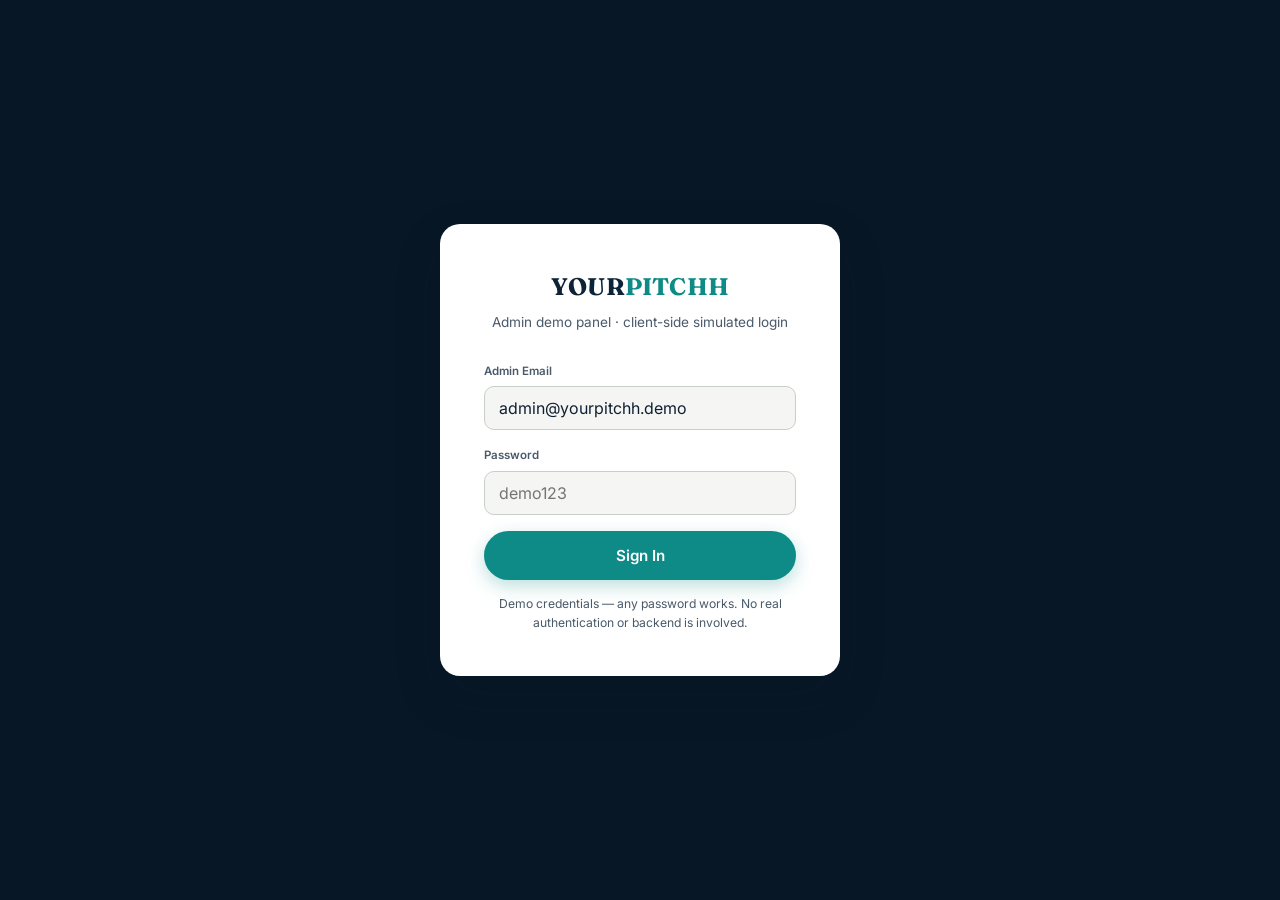
<file: admin.html>
<!DOCTYPE html>
<html lang="en">
<head>
<meta charset="UTF-8">
<meta name="viewport" content="width=device-width, initial-scale=1.0">
<title>Admin Demo | YourPitchh</title>
<meta name="robots" content="noindex">
<link rel="icon" href="data:image/svg+xml,<svg xmlns=%22http://www.w3.org/2000/svg%22 viewBox=%220 0 100 100%22><text y=%22.9em%22 font-size=%2290%22>🧭</text></svg>">
<link rel="stylesheet" href="style.css">
</head>
<body>

<!-- ===== LOGIN VIEW ===== -->
<div class="login-wrap" id="login-view">
  <div class="login-card">
    <a href="index.html" class="brand">YOUR<span style="color:var(--teal-500);">PITCHH</span></a>
    <p class="hint">Admin demo panel · client-side simulated login</p>
    <form id="login-form" novalidate>
      <div class="field"><label>Admin Email</label><input type="email" id="admin-email" value="admin@yourpitchh.demo" required></div>
      <div class="field"><label>Password</label><input type="password" id="admin-password" placeholder="demo123" required></div>
      <button type="submit" class="btn btn-primary btn-block">Sign In</button>
      <p style="font-size:.76rem; color:var(--text-soft); margin-top:14px; text-align:center;">Demo credentials — any password works. No real authentication or backend is involved.</p>
    </form>
  </div>
</div>

<!-- ===== ADMIN SHELL ===== -->
<div class="admin-shell" id="admin-shell" style="display:none;">
  <aside class="admin-sidebar">
    <a href="index.html" class="brand">YOUR<span style="color:var(--teal-300);">PITCHH</span></a>
    <nav class="admin-nav">
      <a href="#" data-panel="dashboard" class="active">📊 Dashboard</a>
      <a href="#" data-panel="jobs">💼 Jobs</a>
      <a href="#" data-panel="applications">📄 Applications</a>
      <a href="#" data-panel="candidates">👥 Candidates</a>
      <a href="#" data-panel="employers">🏢 Employers</a>
      <a href="#" data-panel="reviews">⭐ Reviews</a>
      <a href="#" data-panel="enquiries">✉️ Enquiries</a>
    </nav>
    <button class="logout" id="logout-btn">↩ Sign Out</button>
  </aside>

  <main class="admin-main">
    <!-- DASHBOARD -->
    <section class="admin-panel active" id="panel-dashboard">
      <div class="admin-topbar"><h1>Dashboard</h1><span style="font-size:.8rem; color:var(--text-soft);">Simulated data via localStorage</span></div>
      <div class="dash-stats">
        <div class="dash-card"><b data-stat="totalJobs">0</b><span>Total Jobs</span></div>
        <div class="dash-card"><b data-stat="totalApps">0</b><span>Total Applications</span></div>
        <div class="dash-card"><b data-stat="totalCandidates">0</b><span>Candidates</span></div>
        <div class="dash-card"><b data-stat="totalEmployers">0</b><span>Employers</span></div>
        <div class="dash-card"><b data-stat="pendingApps">0</b><span>Pending Applications</span></div>
      </div>
    </section>

    <!-- JOBS -->
    <section class="admin-panel" id="panel-jobs">
      <div class="admin-topbar"><h1>Jobs</h1><button class="btn btn-primary btn-sm" id="add-job-btn">+ Add Job</button></div>
      <div class="table-wrap"><table>
        <thead><tr><th>Title</th><th>Company</th><th>Location</th><th>Type</th><th>Posted</th><th>Action</th></tr></thead>
        <tbody data-jobs-table></tbody>
      </table></div>
    </section>

    <!-- APPLICATIONS -->
    <section class="admin-panel" id="panel-applications">
      <div class="admin-topbar"><h1>Applications</h1></div>
      <div class="table-wrap"><table>
        <thead><tr><th>Candidate</th><th>Job</th><th>Applied</th><th>Status</th><th>Action</th></tr></thead>
        <tbody data-applications-table></tbody>
      </table></div>
    </section>

    <!-- CANDIDATES -->
    <section class="admin-panel" id="panel-candidates">
      <div class="admin-topbar"><h1>Candidates</h1></div>
      <div class="table-wrap"><table>
        <thead><tr><th>Name</th><th>Applied Job</th><th>Status</th></tr></thead>
        <tbody data-candidates-table></tbody>
      </table></div>
    </section>

    <!-- EMPLOYERS -->
    <section class="admin-panel" id="panel-employers">
      <div class="admin-topbar"><h1>Employers</h1></div>
      <div class="table-wrap"><table>
        <thead><tr><th>Company</th><th>Job Posted</th><th>Contact Email</th></tr></thead>
        <tbody data-employers-table></tbody>
      </table></div>
    </section>

    <!-- REVIEWS -->
    <section class="admin-panel" id="panel-reviews">
      <div class="admin-topbar"><h1>Reviews</h1></div>
      <div class="table-wrap"><table>
        <thead><tr><th>Name</th><th>Rating</th><th>Date</th><th>Review</th></tr></thead>
        <tbody data-reviews-table></tbody>
      </table></div>
    </section>

    <!-- ENQUIRIES -->
    <section class="admin-panel" id="panel-enquiries">
      <div class="admin-topbar"><h1>Enquiries</h1></div>
      <div class="table-wrap"><table>
        <thead><tr><th>Name</th><th>Type</th><th>Phone</th><th>Message</th></tr></thead>
        <tbody data-enquiries-table></tbody>
      </table></div>
    </section>
  </main>
</div>

<!-- Add/Edit Job Modal -->
<div class="modal-overlay" id="job-form-modal">
  <div class="modal" role="dialog" aria-modal="true">
    <button class="modal-close" aria-label="Close">✕</button>
    <h3 id="job-form-title">Add Job</h3>
    <form id="admin-job-form" novalidate>
      <input type="hidden" name="id">
      <div class="field-row">
        <div class="field"><label>Job Title</label><input type="text" name="title" required></div>
        <div class="field"><label>Company</label><input type="text" name="company" required></div>
      </div>
      <div class="field-row">
        <div class="field"><label>Location</label><input type="text" name="location" required></div>
        <div class="field"><label>Job Type</label>
          <select name="type" required><option>Full Time</option><option>Part Time</option><option>Contract</option><option>Internship</option></select>
        </div>
      </div>
      <div class="field-row">
        <div class="field"><label>Experience</label><input type="text" name="experience" required></div>
        <div class="field"><label>Salary</label><input type="text" name="salary"></div>
      </div>
      <div class="field"><label>Skills (comma separated)</label><input type="text" name="skills" required></div>
      <div class="field"><label>Description</label><textarea name="description" rows="3" required></textarea></div>
      <button type="submit" class="btn btn-primary btn-block">Save Job</button>
    </form>
  </div>
</div>

<script src="script.js"></script>
<script>
(function(){
  "use strict";
  const store = window.ypStore;

  const loginView = document.getElementById("login-view");
  const shell = document.getElementById("admin-shell");

  function isAuthed(){ return sessionStorage.getItem("yp_admin_auth") === "1"; }
  function showShell(){ loginView.style.display = "none"; shell.style.display = "flex"; renderAll(); }
  function showLogin(){ loginView.style.display = "flex"; shell.style.display = "none"; }

  if (isAuthed()) showShell(); else showLogin();

  document.getElementById("login-form").addEventListener("submit", function(e){
    e.preventDefault();
    sessionStorage.setItem("yp_admin_auth", "1");
    ypToast("Signed in to admin demo", "success");
    showShell();
  });
  document.getElementById("logout-btn").addEventListener("click", function(){
    sessionStorage.removeItem("yp_admin_auth");
    showLogin();
  });

  // Panel navigation
  document.querySelectorAll(".admin-nav a").forEach(function(link){
    link.addEventListener("click", function(e){
      e.preventDefault();
      document.querySelectorAll(".admin-nav a").forEach(a => a.classList.remove("active"));
      link.classList.add("active");
      const panel = link.getAttribute("data-panel");
      document.querySelectorAll(".admin-panel").forEach(p => p.classList.remove("active"));
      document.getElementById("panel-" + panel).classList.add("active");
    });
  });

  function esc(str){ const d = document.createElement("div"); d.textContent = str == null ? "" : String(str); return d.innerHTML; }
  function fmtDate(str){ try { return new Date(str).toLocaleDateString("en-IN", {day:"numeric", month:"short", year:"numeric"}); } catch(e){ return str || "—"; } }

  function renderAll(){
    const seedJobs = window.ypGetAllJobs ? window.ypGetAllJobs() : [];
    const postedJobs = store.get("yp_posted_jobs", []);
    const applications = store.get("yp_applications", []);
    const enquiries = store.get("yp_enquiries", []);
    const reviews = [
      {name:"Harshith Kumar EV", rating:5, date:"2023-11-02", text:"Very positive experience — professional, responsive and supportive team."},
      {name:"Monisha J Nisha", rating:5, date:"2023-09-18", text:"Great experience! Helped secure a job within just 2 days."},
      {name:"Demo Reviewer", rating:4, date:"2023-07-04", text:"Sample review placeholder for the prototype."}
    ];

    // Stats
    document.querySelector('[data-stat="totalJobs"]').textContent = seedJobs.length;
    document.querySelector('[data-stat="totalApps"]').textContent = applications.length;
    document.querySelector('[data-stat="totalCandidates"]').textContent = new Set(applications.map(a => a.email || a.fullName)).size || applications.length;
    document.querySelector('[data-stat="totalEmployers"]').textContent = postedJobs.length;
    document.querySelector('[data-stat="pendingApps"]').textContent = applications.filter(a => a.status === "Applied").length;

    // Jobs table
    document.querySelector("[data-jobs-table]").innerHTML = seedJobs.map(j => `
      <tr>
        <td>${esc(j.title)}</td><td>${esc(j.company)}</td><td>${esc(j.location)}</td><td>${esc(j.type)}</td>
        <td>${fmtDate(j.posted)}</td>
        <td class="row-actions">
          <button class="icon-btn" data-edit-job="${j.id}" title="Edit">✎</button>
          <button class="icon-btn danger" data-delete-job="${j.id}" title="Delete">✕</button>
        </td>
      </tr>`).join("") || `<tr><td colspan="6" style="color:var(--text-soft);">No jobs yet.</td></tr>`;

    document.querySelectorAll("[data-delete-job]").forEach(btn => {
      btn.addEventListener("click", () => {
        const id = btn.getAttribute("data-delete-job");
        let posted = store.get("yp_posted_jobs", []);
        if (posted.some(j => j.id === id)) {
          posted = posted.filter(j => j.id !== id);
          store.set("yp_posted_jobs", posted);
          ypToast("Job deleted", "success");
          renderAll();
        } else {
          ypToast("Seed demo jobs can't be deleted, only posted jobs can.", "error");
        }
      });
    });
    document.querySelectorAll("[data-edit-job]").forEach(btn => {
      btn.addEventListener("click", () => {
        const id = btn.getAttribute("data-edit-job");
        const job = seedJobs.find(j => j.id === id);
        if (!job) return;
        const form = document.getElementById("admin-job-form");
        form.id.value = job.id;
        form.title.value = job.title;
        form.company.value = job.company;
        form.location.value = job.location;
        form.type.value = job.type;
        form.experience.value = job.experience;
        form.salary.value = job.salary;
        form.skills.value = job.skills.join(", ");
        form.description.value = job.description;
        document.getElementById("job-form-title").textContent = "Edit Job";
        ypOpenModal(document.getElementById("job-form-modal"));
      });
    });

    // Applications table
    document.querySelector("[data-applications-table]").innerHTML = applications.map((a, i) => `
      <tr>
        <td>${esc(a.fullName || "—")}</td><td>${esc(a.jobTitle || "—")}</td><td>${fmtDate(a.appliedOn)}</td>
        <td><span class="status-pill status-${(a.status||"Applied").replace(/\s+/g,"")}">${esc(a.status||"Applied")}</span></td>
        <td>
          <select data-app-status="${i}" style="padding:6px 10px; border-radius:8px; border:1px solid var(--border-strong); background:var(--bg);">
            <option${a.status==="Applied"?" selected":""}>Applied</option>
            <option${a.status==="Under Review"?" selected":""}>Under Review</option>
            <option${a.status==="Interview Scheduled"?" selected":""}>Interview Scheduled</option>
            <option${a.status==="Selected"?" selected":""}>Selected</option>
            <option${a.status==="Rejected"?" selected":""}>Rejected</option>
          </select>
        </td>
      </tr>`).join("") || `<tr><td colspan="5" style="color:var(--text-soft);">No applications submitted yet in this browser.</td></tr>`;

    document.querySelectorAll("[data-app-status]").forEach(sel => {
      sel.addEventListener("change", () => {
        const idx = parseInt(sel.getAttribute("data-app-status"));
        const apps = store.get("yp_applications", []);
        apps[idx].status = sel.value;
        store.set("yp_applications", apps);
        ypToast("Application status updated", "success");
        renderAll();
      });
    });

    // Candidates (derived from applications)
    document.querySelector("[data-candidates-table]").innerHTML = applications.map(a => `
      <tr><td>${esc(a.fullName || "—")}</td><td>${esc(a.jobTitle || "—")}</td>
      <td><span class="status-pill status-${(a.status||"Applied").replace(/\s+/g,"")}">${esc(a.status||"Applied")}</span></td></tr>
    `).join("") || `<tr><td colspan="3" style="color:var(--text-soft);">No candidate applications yet in this browser.</td></tr>`;

    // Employers (derived from posted jobs)
    document.querySelector("[data-employers-table]").innerHTML = postedJobs.map(j => `
      <tr><td>${esc(j.company)}</td><td>${esc(j.title)}</td><td>${esc(j.contactEmail || "—")}</td></tr>
    `).join("") || `<tr><td colspan="3" style="color:var(--text-soft);">No employer job posts yet in this browser.</td></tr>`;

    // Reviews (static demo)
    document.querySelector("[data-reviews-table]").innerHTML = reviews.map(r => `
      <tr><td>${esc(r.name)}</td><td>${"★".repeat(r.rating)}</td><td>${fmtDate(r.date)}</td><td style="white-space:normal; max-width:340px;">${esc(r.text)}</td></tr>
    `).join("");

    // Enquiries
    document.querySelector("[data-enquiries-table]").innerHTML = enquiries.map(e => `
      <tr><td>${esc(e.name)}</td><td>${esc(e.enquiryType)}</td><td>${esc(e.phone)}</td><td style="white-space:normal; max-width:320px;">${esc(e.message)}</td></tr>
    `).join("") || `<tr><td colspan="4" style="color:var(--text-soft);">No enquiries submitted yet in this browser.</td></tr>`;
  }

  document.getElementById("add-job-btn").addEventListener("click", () => {
    const form = document.getElementById("admin-job-form");
    form.reset();
    form.id.value = "";
    document.getElementById("job-form-title").textContent = "Add Job";
    ypOpenModal(document.getElementById("job-form-modal"));
  });

  document.getElementById("admin-job-form").addEventListener("submit", (e) => {
    e.preventDefault();
    const form = e.target;
    const data = Object.fromEntries(new FormData(form).entries());
    let posted = store.get("yp_posted_jobs", []);
    if (data.id) {
      posted = posted.map(j => j.id === data.id ? {
        ...j, title:data.title, company:data.company, location:data.location, type:data.type,
        experience:data.experience, salary:data.salary, skills:data.skills.split(",").map(s=>s.trim()).filter(Boolean),
        description:data.description
      } : j);
      ypToast("Job updated", "success");
    } else {
      posted.unshift({
        id: "posted-" + Date.now(), title:data.title, company:data.company, location:data.location, type:data.type,
        category:"General", experience:data.experience, salary:data.salary || "To be discussed",
        posted:new Date().toISOString().slice(0,10),
        skills:data.skills.split(",").map(s=>s.trim()).filter(Boolean),
        description:data.description,
        responsibilities:["Details to be shared during the interview process."],
        requirements:["As discussed with the hiring team."],
        benefits:["To be confirmed by employer."],
        demo:true
      });
      ypToast("Job added successfully", "success");
    }
    store.set("yp_posted_jobs", posted);
    ypCloseModal(document.getElementById("job-form-modal"));
    renderAll();
  });
})();
</script>
</body>
</html>
</file>
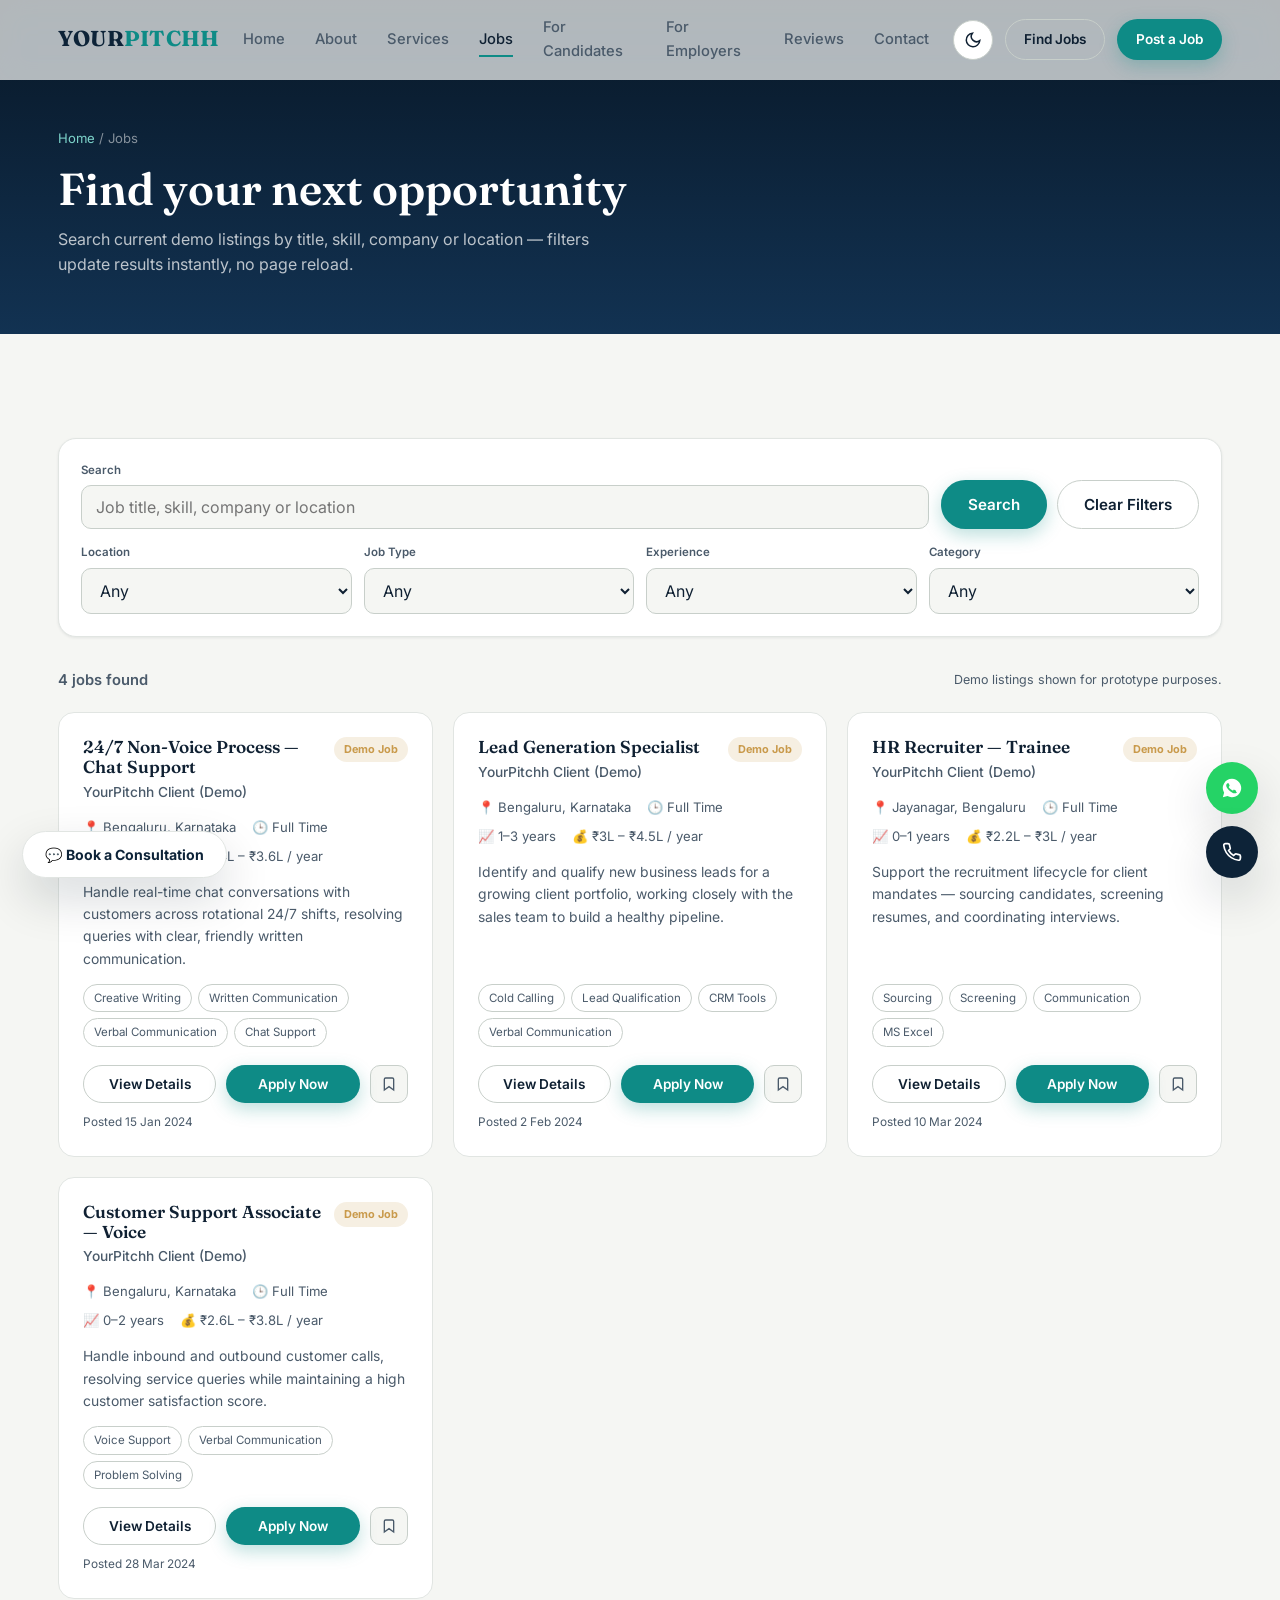
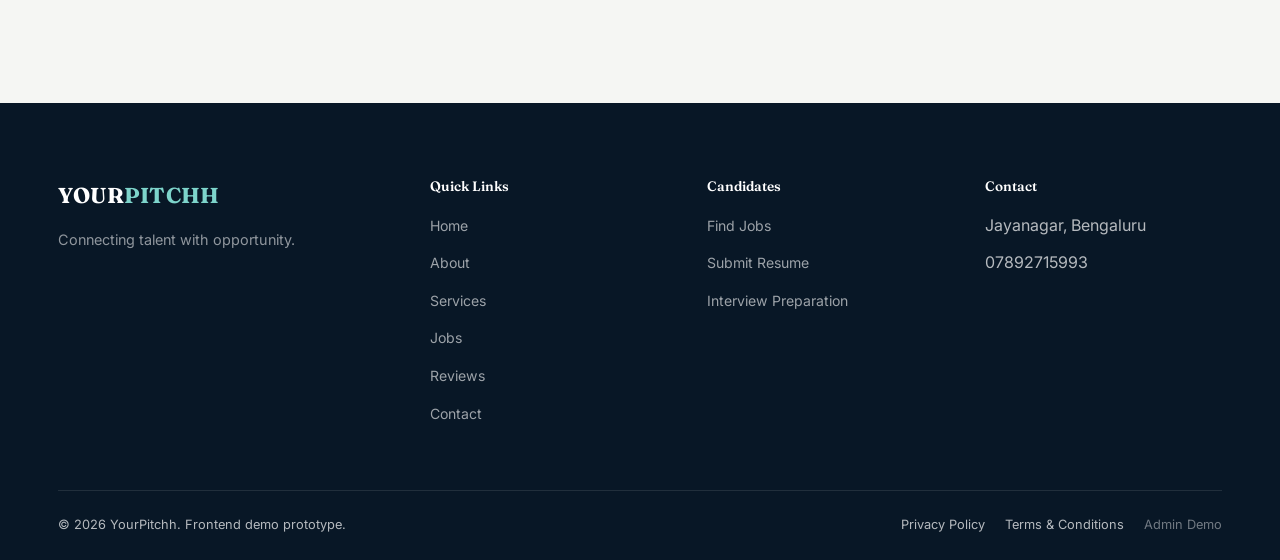
<file: jobs.html>
<!DOCTYPE html>
<html lang="en">
<head>
<meta charset="UTF-8">
<meta name="viewport" content="width=device-width, initial-scale=1.0">
<title>Find Jobs | YourPitchh Recruitment</title>
<meta name="description" content="Search and filter current demo job listings from YourPitchh, a recruitment and HR agency in Bengaluru.">
<link rel="icon" href="data:image/svg+xml,<svg xmlns=%22http://www.w3.org/2000/svg%22 viewBox=%220 0 100 100%22><text y=%22.9em%22 font-size=%2290%22>🧭</text></svg>">
<link rel="stylesheet" href="style.css">
</head>
<body>

<header class="navbar">
  <div class="nav-inner">
    <a href="index.html" class="brand">YOUR<span>PITCHH</span></a>
    <nav class="nav-links" aria-label="Primary">
      <a href="index.html#home">Home</a>
      <a href="index.html#about">About</a>
      <a href="index.html#services">Services</a>
      <a href="jobs.html" class="active">Jobs</a>
      <a href="index.html#candidates">For Candidates</a>
      <a href="index.html#employers">For Employers</a>
      <a href="index.html#reviews">Reviews</a>
      <a href="index.html#contact">Contact</a>
    </nav>
    <div class="nav-actions">
      <button class="theme-toggle" aria-label="Toggle dark mode"></button>
      <a href="jobs.html" class="btn btn-outline btn-sm">Find Jobs</a>
      <a href="index.html#post-job" class="btn btn-primary btn-sm">Post a Job</a>
    </div>
    <button class="hamburger" aria-label="Open menu" aria-expanded="false"><span></span><span></span><span></span></button>
  </div>
</header>

<div class="mobile-menu" aria-label="Mobile navigation">
  <a href="index.html#home">Home</a>
  <a href="index.html#about">About</a>
  <a href="index.html#services">Services</a>
  <a href="jobs.html">Jobs</a>
  <a href="index.html#candidates">For Candidates</a>
  <a href="index.html#employers">For Employers</a>
  <a href="index.html#reviews">Reviews</a>
  <a href="index.html#contact">Contact</a>
  <div class="mobile-actions">
    <a href="jobs.html" class="btn btn-outline btn-block">Find Jobs</a>
    <a href="index.html#post-job" class="btn btn-primary btn-block">Post a Job</a>
  </div>
</div>

<section class="page-hero">
  <div class="container">
    <div class="breadcrumb"><a href="index.html">Home</a> / Jobs</div>
    <h1>Find your next opportunity</h1>
    <p>Search current demo listings by title, skill, company or location — filters update results instantly, no page reload.</p>
  </div>
</section>

<section class="section">
  <div class="container">
    <div class="jobs-toolbar">
      <div class="search-row">
        <div class="field">
          <label for="f-search">Search</label>
          <input type="text" id="f-search" placeholder="Job title, skill, company or location">
        </div>
        <div class="toolbar-actions">
          <button class="btn btn-primary" id="search-btn">Search</button>
          <button class="btn btn-outline" id="clear-filters">Clear Filters</button>
        </div>
      </div>
      <div class="filters-row">
        <div class="field"><label for="f-location">Location</label><select id="f-location"><option value="">Any</option></select></div>
        <div class="field"><label for="f-type">Job Type</label><select id="f-type"><option value="">Any</option></select></div>
        <div class="field"><label for="f-experience">Experience</label><select id="f-experience"><option value="">Any</option></select></div>
        <div class="field"><label for="f-category">Category</label><select id="f-category"><option value="">Any</option></select></div>
      </div>
    </div>

    <div class="results-meta">
      <span class="count" id="jobs-count">0 jobs found</span>
      <span style="font-size:.78rem; color:var(--text-soft);">Demo listings shown for prototype purposes.</span>
    </div>

    <div class="jobs-grid" id="jobs-grid"></div>
  </div>
</section>

<footer>
  <div class="container">
    <div class="footer-grid">
      <div class="footer-brand">
        <a href="index.html" class="brand">YOUR<span style="color:var(--teal-300);">PITCHH</span></a>
        <p class="tag">Connecting talent with opportunity.</p>
      </div>
      <div class="footer-col"><h4>Quick Links</h4><ul>
        <li><a href="index.html#home">Home</a></li><li><a href="index.html#about">About</a></li>
        <li><a href="index.html#services">Services</a></li><li><a href="jobs.html">Jobs</a></li>
        <li><a href="index.html#reviews">Reviews</a></li><li><a href="index.html#contact">Contact</a></li>
      </ul></div>
      <div class="footer-col"><h4>Candidates</h4><ul>
        <li><a href="jobs.html">Find Jobs</a></li><li><a href="index.html#candidates">Submit Resume</a></li>
        <li><a href="index.html#services">Interview Preparation</a></li>
      </ul></div>
      <div class="footer-col"><h4>Contact</h4><ul>
        <li>Jayanagar, Bengaluru</li><li>07892715993</li>
      </ul></div>
    </div>
    <div class="footer-bottom">
      <span>© <span id="year"></span> YourPitchh. Frontend demo prototype.</span>
      <div class="links"><a href="#">Privacy Policy</a><a href="#">Terms &amp; Conditions</a><a href="admin.html" style="opacity:.6;">Admin Demo</a></div>
    </div>
  </div>
</footer>

<div class="fab-stack">
  <a class="fab fab-wa" href="https://wa.me/?text=Hi%20YourPitchh%2C%20I%27d%20like%20to%20know%20more." target="_blank" rel="noopener" aria-label="WhatsApp (demo action)"><svg width="22" height="22" viewBox="0 0 24 24" fill="currentColor"><path d="M12 2a10 10 0 0 0-8.6 15.1L2 22l5.1-1.3A10 10 0 1 0 12 2zm5.6 14.3c-.2.7-1.4 1.3-2 1.4-.5.1-1.2.1-1.9-.1-.4-.1-1-.3-1.7-.7-3-1.3-4.9-4.3-5.1-4.5-.1-.2-1.2-1.6-1.2-3 0-1.4.7-2.1 1-2.4.2-.3.5-.3.7-.3h.5c.2 0 .4 0 .6.4.2.5.7 1.8.8 1.9.1.2.1.3 0 .5-.1.2-.1.3-.3.5l-.4.5c-.1.2-.3.3-.1.6.2.3.8 1.3 1.7 2.1 1.2 1 2.1 1.4 2.4 1.5.3.1.5.1.6-.1l.6-.7c.2-.3.4-.2.6-.1l1.7.8c.2.1.3.2.4.3.1.2.1.9-.1 1.4z"/></svg></a>
  <a class="fab fab-call" href="tel:07892715993" aria-label="Call YourPitchh"><svg width="20" height="20" viewBox="0 0 24 24" fill="none" stroke="currentColor" stroke-width="2"><path d="M22 16.9v3a2 2 0 0 1-2.2 2 19.8 19.8 0 0 1-8.6-3.1 19.5 19.5 0 0 1-6-6 19.8 19.8 0 0 1-3.1-8.7A2 2 0 0 1 4.1 2h3a2 2 0 0 1 2 1.7c.1 1 .3 2 .7 3a2 2 0 0 1-.4 2.1L8 10.2a16 16 0 0 0 6 6l1.4-1.4a2 2 0 0 1 2.1-.4c1 .4 2 .6 3 .7a2 2 0 0 1 1.7 2z"/></svg></a>
</div>
<button class="fab-consult" data-open-consult>💬 Book a Consultation</button>

<div class="modal-overlay" id="job-detail-modal">
  <div class="modal modal-lg" role="dialog" aria-modal="true">
    <button class="modal-close" aria-label="Close">✕</button>
    <h3 data-jd-title>Job Title</h3>
    <p class="modal-sub" data-jd-sub>Company · Location</p>
    <div class="job-meta">
      <span>💰 <span data-jd-salary></span></span>
      <span>📈 <span data-jd-exp></span></span>
      <span>🕒 <span data-jd-type></span></span>
    </div>
    <div class="modal-section"><h5>Description</h5><p style="font-size:.9rem; color:var(--text-soft);" data-jd-desc></p></div>
    <div class="modal-section"><h5>Skills</h5><div class="job-skills" data-jd-skills></div></div>
    <div class="modal-section"><h5>Responsibilities</h5><ul data-jd-resp></ul></div>
    <div class="modal-section"><h5>Requirements</h5><ul data-jd-req></ul></div>
    <div class="modal-section"><h5>Benefits</h5><ul data-jd-ben></ul></div>
    <div class="modal-actions">
      <button class="btn btn-primary" data-jd-apply>Apply Now</button>
      <button class="btn btn-outline" data-jd-save>Save Job</button>
      <button class="btn btn-outline" data-jd-share>Share Job</button>
    </div>
  </div>
</div>

<div class="modal-overlay" id="apply-modal">
  <div class="modal modal-lg" role="dialog" aria-modal="true">
    <button class="modal-close" aria-label="Close">✕</button>
    <div class="apply-form-view">
      <h3>Apply for <span data-apply-job-title>this role</span></h3>
      <p class="modal-sub">This is a frontend demo — your application is stored only in this browser and is not sent anywhere.</p>
      <form novalidate>
        <div class="field-row">
          <div class="field"><label>Full Name</label><input type="text" name="fullName" required><span class="field-error">Please enter your name.</span></div>
          <div class="field"><label>Email</label><input type="email" name="email" required><span class="field-error">Please enter a valid email.</span></div>
        </div>
        <div class="field-row">
          <div class="field"><label>Phone</label><input type="tel" name="phone" required><span class="field-error">Please enter a valid phone number.</span></div>
          <div class="field"><label>Current Location</label><input type="text" name="location" required><span class="field-error">Please enter your location.</span></div>
        </div>
        <div class="field-row">
          <div class="field"><label>Highest Qualification</label><input type="text" name="qualification" required><span class="field-error">Please enter your qualification.</span></div>
          <div class="field"><label>Experience</label><input type="text" name="experience" required><span class="field-error">Please enter your experience.</span></div>
        </div>
        <div class="field"><label>Skills</label><input type="text" name="skills" placeholder="e.g. Chat Support, CRM" required><span class="field-error">Please list a few relevant skills.</span></div>
        <div class="field">
          <label>Resume Upload</label>
          <div class="file-drop"><span data-file-label>Click to upload your resume (PDF/DOC)</span></div>
          <input type="file" accept=".pdf,.doc,.docx" style="display:none;">
        </div>
        <div class="field"><label>LinkedIn URL (optional)</label><input type="url" name="linkedin" placeholder="https://linkedin.com/in/..."></div>
        <div class="field"><label>Message (optional)</label><textarea name="message" rows="3"></textarea></div>
        <div class="checkbox-field"><input type="checkbox" required id="agree-terms2"><label for="agree-terms2">I agree to the recruitment process terms.</label></div>
        <button type="submit" class="btn btn-primary btn-block">Submit Application</button>
      </form>
    </div>
    <div class="apply-success-view" style="display:none;">
      <div class="success-state">
        <div class="success-check"><svg width="34" height="34" viewBox="0 0 24 24" fill="none" stroke="currentColor" stroke-width="2.5"><polyline points="20 6 9 17 4 12"/></svg></div>
        <h3>Application Submitted Successfully!</h3>
        <p style="color:var(--text-soft); margin-top:8px;">We've received your details. This demo application is stored only in your browser.</p>
        <button class="btn btn-outline mt-24" onclick="ypCloseModal(document.getElementById('apply-modal'))">Close</button>
      </div>
    </div>
  </div>
</div>

<div class="modal-overlay" id="consult-modal">
  <div class="modal" role="dialog" aria-modal="true">
    <button class="modal-close" aria-label="Close">✕</button>
    <h3>Let's discuss your recruitment requirements.</h3>
    <p class="modal-sub">Tell us who you are so we can point you in the right direction.</p>
    <div class="choice-grid">
      <div class="choice-card" data-choice="candidate"><div class="ico">👤</div><b>I'm a Candidate</b><span>Looking for my next opportunity</span></div>
      <div class="choice-card" data-choice="employer"><div class="ico">🏢</div><b>I'm an Employer</b><span>Looking to hire talent</span></div>
    </div>
    <div class="modal-actions">
      <a href="jobs.html" class="btn btn-primary">Find My Next Opportunity</a>
      <a href="index.html#post-job" class="btn btn-outline">Let's Hire Talent</a>
    </div>
  </div>
</div>

<script src="script.js"></script>
</body>
</html>
</file>
<file: style.css>
/* ==========================================================================
   YOURPITCHH — Design System
   Headline: 'Fraunces' (serif, warm/editorial) | Body: 'Inter'
   Palette: deep navy + teal, cool paper background
   ========================================================================== */

@import url('https://fonts.googleapis.com/css2?family=Fraunces:opsz,wght@9..144,400;9..144,500;9..144,600;9..144,700&family=Inter:wght@400;500;600;700;800&display=swap');

:root{
  /* Color tokens — light mode */
  --navy-950:#081726;
  --navy-900:#0d2338;
  --navy-800:#123252;
  --navy-700:#194169;
  --teal-500:#0e8b86;
  --teal-400:#20a89f;
  --teal-300:#7dd4cb;
  --teal-100:#e2f5f2;
  --paper:#f5f6f3;
  --paper-raised:#ffffff;
  --ink:#0f2032;
  --ink-soft:#4a5a6a;
  --line:#e1e5e2;
  --line-strong:#c8cfca;
  --gold:#c99a4b;
  --danger:#c04a3d;
  --success:#1f8a5f;

  --bg:var(--paper);
  --bg-raised:var(--paper-raised);
  --text:var(--ink);
  --text-soft:var(--ink-soft);
  --border:var(--line);
  --border-strong:var(--line-strong);
  --surface-dark:var(--navy-900);

  --font-head:'Fraunces', Georgia, serif;
  --font-body:'Inter', -apple-system, BlinkMacSystemFont, sans-serif;

  --radius-sm:6px;
  --radius-md:12px;
  --radius-lg:20px;
  --shadow-sm:0 1px 3px rgba(8,23,38,.08);
  --shadow-md:0 8px 24px rgba(8,23,38,.10);
  --shadow-lg:0 20px 48px rgba(8,23,38,.16);

  --nav-h:80px;
  --container:1220px;
}

[data-theme="dark"]{
  --bg:var(--navy-950);
  --bg-raised:#0f2338;
  --text:#eef2f4;
  --text-soft:#a9b7c2;
  --border:#1e3550;
  --border-strong:#2a4463;
  --surface-dark:#071320;
}

*,*::before,*::after{box-sizing:border-box;}
html{scroll-behavior:smooth;}
@media (prefers-reduced-motion: reduce){
  html{scroll-behavior:auto;}
  *,*::before,*::after{animation-duration:.001ms !important; animation-iteration-count:1 !important; transition-duration:.001ms !important;}
}
body{
  margin:0;
  font-family:var(--font-body);
  background:var(--bg);
  color:var(--text);
  line-height:1.6;
  -webkit-font-smoothing:antialiased;
  overflow-x:hidden;
  transition:background .3s ease, color .3s ease;
}
img{max-width:100%; display:block;}
a{color:inherit; text-decoration:none;}
button{font-family:inherit; cursor:pointer;}
ul{list-style:none; margin:0; padding:0;}
h1,h2,h3,h4{font-family:var(--font-head); margin:0; line-height:1.15; font-weight:600; color:var(--text);}
p{margin:0;}
input,textarea,select{font-family:inherit; font-size:1rem;}

:focus-visible{
  outline:2px solid var(--teal-500);
  outline-offset:3px;
  border-radius:4px;
}

.container{
  max-width:var(--container);
  margin:0 auto;
  padding:0 28px;
}
.section{padding:104px 0;}
.section--tight{padding:64px 0;}
@media (max-width:768px){
  .section{padding:64px 0;}
  .section--tight{padding:44px 0;}
}

.eyebrow{
  font-family:var(--font-body);
  font-size:.8125rem;
  font-weight:600;
  color:var(--teal-500);
  letter-spacing:.01em;
  margin:0 0 12px;
}
.section-head{
  max-width:640px;
  margin-bottom:52px;
}
.section-head h2{
  font-size:clamp(1.9rem,3.4vw,2.7rem);
  margin-bottom:14px;
}
.section-head p{color:var(--text-soft); font-size:1.05rem;}
.section-head--center{margin-left:auto; margin-right:auto; text-align:center;}

/* Buttons */
.btn{
  display:inline-flex;
  align-items:center;
  justify-content:center;
  gap:8px;
  padding:14px 26px;
  border-radius:999px;
  font-weight:600;
  font-size:.95rem;
  border:1.5px solid transparent;
  transition:transform .18s ease, box-shadow .18s ease, background .18s ease, color .18s ease, border-color .18s ease;
  white-space:nowrap;
  position:relative;
  overflow:hidden;
}
.btn:active{transform:scale(.97);}
.btn-primary{background:var(--teal-500); color:#fff; box-shadow:0 6px 18px rgba(14,139,134,.28);}
.btn-primary:hover{background:var(--teal-400); box-shadow:0 10px 26px rgba(14,139,134,.36); transform:translateY(-1px);}
.btn-navy{background:var(--navy-900); color:#fff;}
.btn-navy:hover{background:var(--navy-800); transform:translateY(-1px);}
.btn-outline{background:transparent; border-color:var(--border-strong); color:var(--text);}
.btn-outline:hover{border-color:var(--navy-900); background:var(--bg-raised);}
.btn-outline-light{background:transparent; border-color:rgba(255,255,255,.35); color:#fff;}
.btn-outline-light:hover{border-color:#fff; background:rgba(255,255,255,.08);}
.btn-ghost{background:transparent; color:var(--teal-500); padding:10px 4px;}
.btn-ghost:hover{color:var(--teal-400);}
.btn-sm{padding:9px 18px; font-size:.85rem;}
.btn-block{width:100%;}
.btn[disabled]{opacity:.5; cursor:not-allowed;}

.btn .ripple{
  position:absolute; border-radius:50%; transform:scale(0);
  background:rgba(255,255,255,.5); animation:ripple .55s ease-out;
  pointer-events:none;
}
@keyframes ripple{to{transform:scale(3); opacity:0;}}

/* ===== Navbar ===== */
.navbar{
  position:fixed; top:0; left:0; right:0; z-index:900;
  height:var(--nav-h);
  display:flex; align-items:center;
  background:rgba(245,246,243,.72);
  backdrop-filter:blur(14px) saturate(140%);
  -webkit-backdrop-filter:blur(14px) saturate(140%);
  border-bottom:1px solid transparent;
  transition:height .25s ease, background .25s ease, border-color .25s ease;
}
[data-theme="dark"] .navbar{background:rgba(8,23,38,.72);}
.navbar.scrolled{height:64px; border-color:var(--border); box-shadow:0 4px 20px rgba(8,23,38,.06);}
.nav-inner{
  width:100%; max-width:var(--container); margin:0 auto; padding:0 28px;
  display:flex; align-items:center; justify-content:space-between; gap:24px;
}
.brand{font-family:var(--font-head); font-weight:700; font-size:1.35rem; letter-spacing:.01em; color:var(--navy-900);}
[data-theme="dark"] .brand{color:#fff;}
.brand span{color:var(--teal-500);}
.nav-links{display:flex; align-items:center; gap:30px;}
.nav-links a{font-size:.92rem; font-weight:500; color:var(--text-soft); transition:color .2s ease; position:relative; padding:6px 0;}
.nav-links a:hover, .nav-links a.active{color:var(--text);}
.nav-links a::after{
  content:""; position:absolute; left:0; bottom:0; height:2px; width:0; background:var(--teal-500);
  transition:width .2s ease;
}
.nav-links a:hover::after, .nav-links a.active::after{width:100%;}
.nav-actions{display:flex; align-items:center; gap:12px;}
.theme-toggle{
  width:40px; height:40px; border-radius:50%; border:1px solid var(--border-strong);
  display:flex; align-items:center; justify-content:center; background:var(--bg-raised); color:var(--text);
  transition:border-color .2s ease, transform .2s ease;
}
.theme-toggle:hover{border-color:var(--teal-500); transform:rotate(15deg);}
.hamburger{
  display:none; flex-direction:column; gap:5px; width:26px; background:none; border:none; padding:4px;
}
.hamburger span{display:block; height:2px; background:var(--text); border-radius:2px; transition:transform .3s ease, opacity .3s ease;}
.hamburger.open span:nth-child(1){transform:translateY(7px) rotate(45deg);}
.hamburger.open span:nth-child(2){opacity:0;}
.hamburger.open span:nth-child(3){transform:translateY(-7px) rotate(-45deg);}

.mobile-menu{
  position:fixed; inset:var(--nav-h) 0 0 0; background:var(--bg); z-index:850;
  transform:translateX(100%); transition:transform .32s ease; padding:32px 28px; overflow-y:auto;
}
.mobile-menu.open{transform:translateX(0);}
.mobile-menu a{display:block; padding:16px 0; font-size:1.15rem; font-weight:600; border-bottom:1px solid var(--border);}
.mobile-menu .mobile-actions{display:flex; flex-direction:column; gap:12px; margin-top:24px;}

@media (max-width:940px){
  .nav-links{display:none;}
  .nav-actions .btn{display:none;}
  .hamburger{display:flex;}
}

/* ===== Hero ===== */
.hero{
  position:relative;
  padding:calc(var(--nav-h) + 56px) 0 90px;
  background:linear-gradient(180deg, var(--navy-950) 0%, var(--navy-900) 55%, var(--navy-800) 100%);
  color:#fff;
  overflow:hidden;
}
.hero-grid{
  display:grid; grid-template-columns:1.05fr .95fr; gap:56px; align-items:center; position:relative; z-index:2;
}
.hero-tag{
  display:inline-flex; align-items:center; gap:8px; padding:7px 16px; border-radius:999px;
  background:rgba(125,212,203,.12); border:1px solid rgba(125,212,203,.35); color:var(--teal-300);
  font-size:.82rem; font-weight:600; margin-bottom:22px;
}
.hero h1{
  font-size:clamp(2.4rem, 4.6vw, 3.9rem); font-weight:600; color:#fff; letter-spacing:-.01em;
}
.hero h1 em{font-style:italic; color:var(--teal-300); font-weight:500;}
.hero p.lead{margin-top:22px; font-size:1.15rem; color:rgba(255,255,255,.78); max-width:520px;}
.hero-actions{display:flex; gap:14px; margin-top:34px; flex-wrap:wrap;}
.hero-meta{display:flex; gap:32px; margin-top:48px; flex-wrap:wrap;}
.hero-meta div b{display:block; font-family:var(--font-head); font-size:1.6rem; color:#fff;}
.hero-meta div span{font-size:.82rem; color:rgba(255,255,255,.55);}

.hero-visual{position:relative; height:460px;}
.hero-panel{
  position:absolute; inset:0; border-radius:28px;
  background:linear-gradient(155deg, rgba(125,212,203,.16), rgba(14,139,134,.06));
  border:1px solid rgba(255,255,255,.12);
  overflow:hidden;
}
.hero-panel::before{
  content:""; position:absolute; width:340px; height:340px; border-radius:50%;
  background:radial-gradient(circle, rgba(125,212,203,.35), transparent 70%);
  top:-90px; right:-90px; filter:blur(10px);
}
.hero-panel svg{width:100%; height:100%;}
.float-card{
  position:absolute; background:rgba(255,255,255,.97); color:var(--navy-900); border-radius:14px;
  padding:14px 18px; box-shadow:var(--shadow-lg); font-size:.85rem; font-weight:600;
  display:flex; align-items:center; gap:10px; animation:floaty 5s ease-in-out infinite;
}
.float-card small{display:block; font-weight:500; font-size:.7rem; color:var(--text-soft); margin-top:1px;}
.float-card .dot{width:9px; height:9px; border-radius:50%; background:var(--teal-500); flex-shrink:0;}
.fc-1{top:8%; left:-6%; animation-delay:0s;}
.fc-2{bottom:16%; right:-4%; animation-delay:1.2s;}
.fc-3{bottom:-4%; left:14%; animation-delay:2.4s;}
@keyframes floaty{0%,100%{transform:translateY(0);} 50%{transform:translateY(-12px);}}
.demo-flag{font-size:.62rem; text-transform:none; color:var(--text-soft); font-weight:500;}

@media (max-width:940px){
  .hero-grid{grid-template-columns:1fr;}
  .hero-visual{height:320px; order:-1;}
  .float-card{padding:10px 14px; font-size:.78rem;}
}

/* ===== Trust strip ===== */
.trust{background:var(--bg-raised); border-bottom:1px solid var(--border);}
.trust-inner{display:flex; align-items:center; justify-content:space-between; padding:36px 0; flex-wrap:wrap; gap:28px;}
.trust-rating{display:flex; align-items:center; gap:16px;}
.trust-rating .num{font-family:var(--font-head); font-size:2.4rem; color:var(--navy-900);}
.stars{color:var(--gold); letter-spacing:2px; font-size:1rem;}
.trust-rating .sub{font-size:.82rem; color:var(--text-soft);}
.trust-stats{display:flex; gap:40px; flex-wrap:wrap;}
.trust-stats div{text-align:center;}
.trust-stats b{display:block; font-family:var(--font-head); font-size:1.5rem; color:var(--navy-900);}
[data-theme="dark"] .trust-stats b, [data-theme="dark"] .trust-rating .num{color:#fff;}
.trust-stats span{font-size:.78rem; color:var(--text-soft);}
.trust-pills{display:flex; gap:10px; flex-wrap:wrap;}
.trust-pills span{
  padding:8px 16px; border-radius:999px; background:var(--teal-100); color:var(--teal-500);
  font-size:.8rem; font-weight:600;
}
[data-theme="dark"] .trust-pills span{background:rgba(32,168,159,.14);}

/* ===== About ===== */
.about-grid{display:grid; grid-template-columns:.9fr 1.1fr; gap:64px; align-items:center;}
.about-visual{
  position:relative; border-radius:24px; overflow:hidden; aspect-ratio:4/5;
  background:linear-gradient(155deg, var(--navy-900), var(--navy-700));
  display:flex; align-items:flex-end; padding:28px; box-shadow:var(--shadow-lg);
}
.about-visual .badge{
  background:rgba(255,255,255,.95); border-radius:16px; padding:18px 20px; color:var(--navy-900);
  box-shadow:var(--shadow-md);
}
.about-visual .badge b{font-family:var(--font-head); font-size:1.8rem; display:block;}
.about-visual .badge span{font-size:.8rem; color:var(--text-soft);}
.about-points{display:grid; grid-template-columns:1fr 1fr; gap:18px 24px; margin:30px 0 34px;}
.about-point{display:flex; gap:12px; align-items:flex-start;}
.about-point .ico{
  width:38px; height:38px; border-radius:10px; background:var(--teal-100); color:var(--teal-500);
  display:flex; align-items:center; justify-content:center; flex-shrink:0;
}
[data-theme="dark"] .about-point .ico{background:rgba(32,168,159,.16);}
.about-point b{display:block; font-size:.95rem; margin-bottom:2px;}
.about-point p{font-size:.85rem; color:var(--text-soft);}
@media (max-width:900px){.about-grid{grid-template-columns:1fr;} .about-points{grid-template-columns:1fr;}}

/* ===== Services ===== */
.services-grid{display:grid; grid-template-columns:repeat(auto-fill,minmax(280px,1fr)); gap:22px;}
.service-card{
  background:var(--bg-raised); border:1px solid var(--border); border-radius:18px; padding:28px;
  transition:transform .22s ease, box-shadow .22s ease, border-color .22s ease;
  display:flex; flex-direction:column; height:100%;
}
.service-card:hover{transform:translateY(-5px); box-shadow:var(--shadow-md); border-color:var(--teal-300);}
.service-card .ico{
  width:48px; height:48px; border-radius:12px; background:linear-gradient(150deg, var(--navy-900), var(--teal-500));
  color:#fff; display:flex; align-items:center; justify-content:center; margin-bottom:18px;
}
.service-card h3{font-size:1.12rem; margin-bottom:8px;}
.service-card p{font-size:.9rem; color:var(--text-soft); flex:1;}
.service-card .btn-ghost{margin-top:14px; align-self:flex-start;}

/* ===== Jobs ===== */
.jobs-toolbar{
  background:var(--bg-raised); border:1px solid var(--border); border-radius:18px; padding:22px; margin-bottom:32px;
  box-shadow:var(--shadow-sm);
}
.search-row{display:flex; gap:12px; flex-wrap:wrap;}
.search-row .field{flex:1; min-width:180px; position:relative;}
.field label{display:block; font-size:.72rem; font-weight:600; color:var(--text-soft); margin-bottom:6px;}
.field input, .field select, .field textarea{
  width:100%; padding:11px 14px; border-radius:10px; border:1px solid var(--border-strong);
  background:var(--bg); color:var(--text); transition:border-color .2s ease, box-shadow .2s ease;
}
.field input:focus, .field select:focus, .field textarea:focus{border-color:var(--teal-500); box-shadow:0 0 0 3px rgba(14,139,134,.14);}
.filters-row{display:flex; gap:12px; flex-wrap:wrap; margin-top:14px;}
.filters-row .field{min-width:150px; flex:1;}
.toolbar-actions{display:flex; gap:10px; align-items:flex-end;}
.results-meta{display:flex; justify-content:space-between; align-items:center; margin-bottom:20px; flex-wrap:wrap; gap:10px;}
.results-meta .count{font-weight:600; color:var(--text-soft); font-size:.92rem;}

.jobs-grid{display:grid; grid-template-columns:repeat(auto-fill,minmax(320px,1fr)); gap:20px;}
.job-card{
  background:var(--bg-raised); border:1px solid var(--border); border-radius:16px; padding:24px;
  transition:transform .2s ease, box-shadow .2s ease;
  display:flex; flex-direction:column;
}
.job-card:hover{transform:translateY(-4px); box-shadow:var(--shadow-md);}
.job-card-top{display:flex; justify-content:space-between; align-items:flex-start; gap:10px;}
.job-card h3{font-size:1.08rem; margin-bottom:4px;}
.job-card .company{font-size:.86rem; color:var(--text-soft); font-weight:500;}
.job-tag{
  font-size:.68rem; font-weight:700; padding:4px 10px; border-radius:999px; background:var(--teal-100);
  color:var(--teal-500); white-space:nowrap;
}
[data-theme="dark"] .job-tag{background:rgba(32,168,159,.16);}
.job-tag.demo{background:rgba(201,154,75,.16); color:var(--gold);}
.job-meta{display:flex; flex-wrap:wrap; gap:8px 16px; margin:14px 0; font-size:.82rem; color:var(--text-soft);}
.job-meta span{display:flex; align-items:center; gap:5px;}
.job-desc{font-size:.87rem; color:var(--text-soft); margin-bottom:14px; flex:1;}
.job-skills{display:flex; flex-wrap:wrap; gap:6px; margin-bottom:18px;}
.job-skills span{font-size:.72rem; padding:4px 10px; border-radius:999px; border:1px solid var(--border-strong); color:var(--text-soft);}
.job-card-actions{display:flex; gap:10px; margin-top:auto;}
.job-card-actions .btn{flex:1;}
.job-posted{font-size:.74rem; color:var(--text-soft); margin-top:10px;}
.save-btn{
  width:38px; height:38px; border-radius:10px; border:1px solid var(--border-strong); background:var(--bg);
  display:flex; align-items:center; justify-content:center; color:var(--text-soft); flex-shrink:0;
  transition:all .2s ease;
}
.save-btn.saved{background:var(--teal-500); color:#fff; border-color:var(--teal-500);}

.empty-state{
  text-align:center; padding:64px 24px; color:var(--text-soft);
}
.empty-state svg{margin:0 auto 18px; opacity:.5;}
.empty-state h3{color:var(--text); margin-bottom:8px;}

/* ===== Candidate / Employer split sections ===== */
.split-section{background:var(--bg-raised); border-top:1px solid var(--border); border-bottom:1px solid var(--border);}
.split-grid{display:grid; grid-template-columns:1fr 1fr;}
.split-panel{padding:80px 56px;}
.split-panel.dark{background:linear-gradient(155deg, var(--navy-900), var(--navy-800)); color:#fff;}
.split-panel h2{font-size:1.9rem; margin-bottom:14px;}
.split-panel.dark h2{color:#fff;}
.split-panel p.lead{color:var(--text-soft); margin-bottom:26px;}
.split-panel.dark p.lead{color:rgba(255,255,255,.72);}
.feature-list{display:grid; gap:14px; margin-bottom:30px;}
.feature-list li{display:flex; gap:12px; align-items:center; font-size:.92rem;}
.feature-list li .chk{
  width:22px; height:22px; border-radius:50%; background:var(--teal-100); color:var(--teal-500);
  display:flex; align-items:center; justify-content:center; flex-shrink:0;
}
.split-panel.dark .feature-list li .chk{background:rgba(125,212,203,.18); color:var(--teal-300);}
@media (max-width:900px){.split-grid{grid-template-columns:1fr;} .split-panel{padding:52px 26px;}}

/* Dashboard cards */
.dash-stats{display:grid; grid-template-columns:repeat(auto-fit,minmax(160px,1fr)); gap:16px; margin:28px 0;}
.dash-card{
  background:var(--bg-raised); border:1px solid var(--border); border-radius:14px; padding:20px;
}
.dash-card b{display:block; font-family:var(--font-head); font-size:1.7rem;}
.dash-card span{font-size:.8rem; color:var(--text-soft);}
.progress-track{height:8px; border-radius:999px; background:var(--border); overflow:hidden; margin-top:10px;}
.progress-fill{height:100%; background:linear-gradient(90deg, var(--teal-500), var(--teal-300)); border-radius:999px; transition:width .6s ease;}

.status-pill{font-size:.72rem; font-weight:700; padding:4px 10px; border-radius:999px;}
.status-Applied{background:#e5eefc; color:#2563a6;}
.status-UnderReview,.status-Under-Review{background:#fdf2d0; color:#a3730a;}
.status-InterviewScheduled,.status-Interview-Scheduled{background:#e9e3fb; color:#6a3fc9;}
.status-Selected{background:#dcf5e6; color:#1f8a5f;}
.status-Rejected{background:#fbe4e1; color:#c04a3d;}
.status-Shortlisted{background:#e2f5f2; color:#0e8b86;}
[data-theme="dark"] .status-pill{filter:brightness(1.3);}

table{width:100%; border-collapse:collapse; font-size:.88rem;}
.table-wrap{overflow-x:auto; border:1px solid var(--border); border-radius:14px; background:var(--bg-raised);}
th,td{text-align:left; padding:14px 16px; border-bottom:1px solid var(--border); white-space:nowrap;}
th{font-size:.72rem; text-transform:uppercase; letter-spacing:.04em; color:var(--text-soft); font-weight:700;}
tr:last-child td{border-bottom:none;}
.row-actions{display:flex; gap:8px;}
.icon-btn{
  width:32px; height:32px; border-radius:8px; border:1px solid var(--border-strong); background:var(--bg);
  display:flex; align-items:center; justify-content:center; color:var(--text-soft); transition:all .18s ease;
}
.icon-btn:hover{border-color:var(--teal-500); color:var(--teal-500);}
.icon-btn.danger:hover{border-color:var(--danger); color:var(--danger);}

/* ===== Reviews ===== */
.reviews-toolbar{display:flex; justify-content:space-between; align-items:center; margin-bottom:28px; flex-wrap:wrap; gap:14px;}
.reviews-grid{display:grid; grid-template-columns:repeat(auto-fill,minmax(300px,1fr)); gap:20px;}
.review-card{background:var(--bg-raised); border:1px solid var(--border); border-radius:16px; padding:24px;}
.review-top{display:flex; align-items:center; gap:12px; margin-bottom:12px;}
.review-avatar{
  width:44px; height:44px; border-radius:50%; background:linear-gradient(150deg, var(--navy-900), var(--teal-500));
  color:#fff; display:flex; align-items:center; justify-content:center; font-weight:700; flex-shrink:0;
}
.review-name{font-weight:600; font-size:.92rem;}
.review-date{font-size:.76rem; color:var(--text-soft);}
.review-card p{font-size:.88rem; color:var(--text-soft);}
.review-source{font-size:.7rem; color:var(--text-soft); margin-top:12px; font-style:italic;}

/* ===== Gallery ===== */
.gallery-grid{display:grid; grid-template-columns:repeat(4,1fr); grid-auto-rows:150px; gap:12px;}
.gallery-grid .g1{grid-column:span 2; grid-row:span 2;}
.gallery-item{
  border-radius:14px; overflow:hidden; position:relative; cursor:pointer; background:var(--navy-800);
}
.gallery-item img{width:100%; height:100%; object-fit:cover; transition:transform .35s ease;}
.gallery-item:hover img{transform:scale(1.06);}
.gallery-item .tag{
  position:absolute; bottom:10px; left:10px; background:rgba(8,23,38,.7); color:#fff; font-size:.72rem;
  padding:5px 10px; border-radius:999px; backdrop-filter:blur(4px);
}
@media (max-width:700px){.gallery-grid{grid-template-columns:repeat(2,1fr);} .gallery-grid .g1{grid-column:span 2; grid-row:span 1;}}

/* ===== Map / Location ===== */
.location-grid{display:grid; grid-template-columns:1fr 1fr; gap:0; border-radius:22px; overflow:hidden; box-shadow:var(--shadow-lg);}
.location-info{background:var(--navy-900); color:#fff; padding:52px 44px; display:flex; flex-direction:column; justify-content:center;}
.location-info h2{color:#fff; margin-bottom:18px;}
.location-row{display:flex; gap:14px; margin-bottom:18px; align-items:flex-start;}
.location-row .ico{color:var(--teal-300); flex-shrink:0; margin-top:2px;}
.location-row div{font-size:.92rem; color:rgba(255,255,255,.85);}
.location-map{min-height:380px; position:relative;}
.location-map iframe{width:100%; height:100%; border:0; position:absolute; inset:0;}
@media (max-width:860px){.location-grid{grid-template-columns:1fr;} .location-map{min-height:300px;}}

/* ===== Updates ===== */
.updates-grid{display:grid; grid-template-columns:repeat(auto-fill,minmax(300px,1fr)); gap:20px;}
.update-card{background:var(--bg-raised); border:1px solid var(--border); border-left:3px solid var(--teal-500); border-radius:14px; padding:22px;}
.update-card .date{font-size:.76rem; color:var(--text-soft); margin-bottom:8px;}
.update-card h4{font-size:1rem; margin-bottom:8px;}
.hist-flag{display:inline-block; margin-top:12px; font-size:.7rem; font-weight:600; color:var(--gold);}

/* ===== FAQ ===== */
.faq-list{max-width:760px; margin:0 auto;}
.faq-item{border-bottom:1px solid var(--border);}
.faq-q{
  width:100%; text-align:left; background:none; border:none; padding:22px 4px; display:flex;
  justify-content:space-between; align-items:center; font-weight:600; font-size:1rem; color:var(--text);
}
.faq-q .plus{transition:transform .25s ease; color:var(--teal-500); font-size:1.3rem; flex-shrink:0; margin-left:16px;}
.faq-item.open .faq-q .plus{transform:rotate(45deg);}
.faq-a{max-height:0; overflow:hidden; transition:max-height .3s ease;}
.faq-a p{padding:0 4px 22px; color:var(--text-soft); font-size:.92rem; max-width:640px;}

/* ===== Journey timeline ===== */
.timeline{position:relative; max-width:900px; margin:0 auto; padding-left:2px;}
.timeline::before{content:""; position:absolute; left:23px; top:6px; bottom:6px; width:2px; background:var(--border);}
.tl-item{
  display:flex; gap:24px; padding:0 0 40px; opacity:0; transform:translateX(-16px); transition:opacity .5s ease, transform .5s ease;
}
.tl-item.in-view{opacity:1; transform:translateX(0);}
.tl-item:last-child{padding-bottom:0;}
.tl-num{
  width:48px; height:48px; border-radius:50%; background:var(--bg-raised); border:2px solid var(--teal-500);
  color:var(--teal-500); display:flex; align-items:center; justify-content:center; font-weight:700; flex-shrink:0; z-index:1;
}
.tl-item.in-view .tl-num{background:var(--teal-500); color:#fff;}
.tl-body{padding-top:8px;}
.tl-body b{display:block; font-size:1.02rem; margin-bottom:4px;}
.tl-body span{font-size:.85rem; color:var(--text-soft);}

/* ===== Final CTA ===== */
.final-cta{
  background:linear-gradient(150deg, var(--navy-950), var(--navy-800));
  border-radius:28px; padding:64px 48px; text-align:center; color:#fff; position:relative; overflow:hidden;
}
.final-cta::before{
  content:""; position:absolute; width:420px; height:420px; border-radius:50%;
  background:radial-gradient(circle, rgba(125,212,203,.25), transparent 70%); top:-160px; right:-100px;
}
.final-cta h2{color:#fff; font-size:clamp(1.8rem,3.4vw,2.6rem); margin-bottom:14px; position:relative;}
.final-cta p{color:rgba(255,255,255,.72); margin-bottom:30px; position:relative;}
.final-cta-actions{display:flex; gap:14px; justify-content:center; flex-wrap:wrap; position:relative;}

/* ===== Footer ===== */
footer{background:var(--navy-950); color:rgba(255,255,255,.7); padding:76px 0 0;}
.footer-grid{display:grid; grid-template-columns:1.4fr 1fr 1fr 1fr; gap:40px; padding-bottom:52px; border-bottom:1px solid rgba(255,255,255,.1);}
.footer-brand .brand{color:#fff;}
.footer-grid p.tag{margin-top:14px; font-size:.9rem; color:rgba(255,255,255,.55); max-width:280px;}
.footer-col h4{color:#fff; font-size:.85rem; margin-bottom:18px; font-weight:600;}
.footer-col li{margin-bottom:12px;}
.footer-col a{font-size:.88rem; color:rgba(255,255,255,.6); transition:color .2s ease;}
.footer-col a:hover{color:var(--teal-300);}
.footer-social{display:flex; gap:10px; margin-top:18px;}
.footer-social a{
  width:36px; height:36px; border-radius:50%; border:1px solid rgba(255,255,255,.2); display:flex;
  align-items:center; justify-content:center;
}
.footer-social a:hover{border-color:var(--teal-300); color:var(--teal-300);}
.footer-bottom{display:flex; justify-content:space-between; align-items:center; padding:24px 0; font-size:.8rem; flex-wrap:wrap; gap:10px;}
.footer-bottom .links{display:flex; gap:20px; flex-wrap:wrap;}
@media (max-width:860px){.footer-grid{grid-template-columns:1fr 1fr; row-gap:36px;}}
@media (max-width:520px){.footer-grid{grid-template-columns:1fr;}}

/* ===== Floating action buttons ===== */
.fab-stack{position:fixed; right:22px; bottom:22px; display:flex; flex-direction:column; gap:12px; z-index:600;}
.fab{
  width:52px; height:52px; border-radius:50%; display:flex; align-items:center; justify-content:center;
  box-shadow:var(--shadow-lg); color:#fff; border:none; transition:transform .2s ease;
}
.fab:hover{transform:scale(1.08);}
.fab-wa{background:#25d366;}
.fab-call{background:var(--navy-900);}
.fab-jobs{background:var(--teal-500);}
.fab-consult{
  position:fixed; left:22px; bottom:22px; z-index:600; border-radius:999px; padding:14px 22px;
  background:#fff; color:var(--navy-900); box-shadow:var(--shadow-lg); font-weight:700; font-size:.88rem;
  display:flex; align-items:center; gap:8px; border:1px solid var(--border);
}
@media (max-width:640px){
  .fab-stack{right:14px; bottom:14px;}
  .fab{width:46px; height:46px;}
  .fab-consult{left:14px; bottom:14px; padding:12px 16px; font-size:.8rem;}
}

/* ===== Modal ===== */
.modal-overlay{
  position:fixed; inset:0; background:rgba(8,15,25,.6); backdrop-filter:blur(3px); z-index:1000;
  display:flex; align-items:center; justify-content:center; padding:20px;
  opacity:0; pointer-events:none; transition:opacity .25s ease;
}
.modal-overlay.open{opacity:1; pointer-events:auto;}
.modal{
  background:var(--bg-raised); border-radius:22px; max-width:640px; width:100%; max-height:88vh; overflow-y:auto;
  box-shadow:var(--shadow-lg); transform:translateY(24px) scale(.97); transition:transform .28s ease;
  padding:36px;
}
.modal-overlay.open .modal{transform:translateY(0) scale(1);}
.modal.modal-lg{max-width:760px;}
.modal-close{
  position:absolute; top:18px; right:18px; width:36px; height:36px; border-radius:50%; border:1px solid var(--border-strong);
  background:var(--bg); display:flex; align-items:center; justify-content:center; color:var(--text-soft);
}
.modal-close:hover{color:var(--text); border-color:var(--text-soft);}
.modal{position:relative;}
.modal h3{font-size:1.4rem; margin-bottom:4px;}
.modal .modal-sub{color:var(--text-soft); font-size:.9rem; margin-bottom:22px;}
.modal-section{margin-top:20px;}
.modal-section h5{font-size:.85rem; text-transform:none; color:var(--text); margin-bottom:8px; font-weight:700;}
.modal-section ul{display:grid; gap:6px;}
.modal-section ul li{font-size:.87rem; color:var(--text-soft); display:flex; gap:8px;}
.modal-section ul li::before{content:"—"; color:var(--teal-500); flex-shrink:0;}
.modal-actions{display:flex; gap:10px; margin-top:28px; flex-wrap:wrap;}

form .field{margin-bottom:16px;}
.field-row{display:grid; grid-template-columns:1fr 1fr; gap:14px;}
@media (max-width:560px){.field-row{grid-template-columns:1fr;}}
.checkbox-field{display:flex; gap:10px; align-items:flex-start; font-size:.85rem; color:var(--text-soft);}
.checkbox-field input{margin-top:3px;}
.file-drop{
  border:1.5px dashed var(--border-strong); border-radius:12px; padding:22px; text-align:center; font-size:.85rem;
  color:var(--text-soft); cursor:pointer; transition:border-color .2s ease;
}
.file-drop:hover{border-color:var(--teal-500);}
.file-drop.has-file{border-color:var(--teal-500); color:var(--teal-500);}
.field-error{font-size:.76rem; color:var(--danger); margin-top:5px; display:none;}
.field.invalid input, .field.invalid textarea{border-color:var(--danger);}
.field.invalid .field-error{display:block;}

.success-state{text-align:center; padding:20px 0;}
.success-check{
  width:70px; height:70px; border-radius:50%; background:var(--teal-100); color:var(--teal-500);
  display:flex; align-items:center; justify-content:center; margin:0 auto 20px;
  animation:pop .4s cubic-bezier(.2,1.4,.4,1);
}
@keyframes pop{0%{transform:scale(0);} 80%{transform:scale(1.08);} 100%{transform:scale(1);}}

/* consult modal choices */
.choice-grid{display:grid; grid-template-columns:1fr 1fr; gap:14px; margin-top:20px;}
.choice-card{
  border:1.5px solid var(--border-strong); border-radius:16px; padding:22px; text-align:center; cursor:pointer;
  transition:all .2s ease;
}
.choice-card:hover, .choice-card.active{border-color:var(--teal-500); background:var(--teal-100);}
[data-theme="dark"] .choice-card:hover, [data-theme="dark"] .choice-card.active{background:rgba(32,168,159,.12);}
.choice-card .ico{margin-bottom:10px; color:var(--teal-500);}
.choice-card b{display:block; margin-bottom:4px;}
.choice-card span{font-size:.8rem; color:var(--text-soft);}
@media (max-width:520px){.choice-grid{grid-template-columns:1fr;}}

/* Lightbox */
.lightbox{
  position:fixed; inset:0; background:rgba(4,10,18,.94); z-index:1100; display:flex; align-items:center; justify-content:center;
  opacity:0; pointer-events:none; transition:opacity .25s ease;
}
.lightbox.open{opacity:1; pointer-events:auto;}
.lightbox img{max-width:88vw; max-height:80vh; border-radius:10px;}
.lightbox-controls{position:absolute; top:24px; right:24px; display:flex; gap:10px;}
.lightbox-nav{position:absolute; top:50%; transform:translateY(-50%); background:rgba(255,255,255,.12); color:#fff; border:none; width:48px; height:48px; border-radius:50%; display:flex; align-items:center; justify-content:center;}
.lightbox-nav:hover{background:rgba(255,255,255,.22);}
.lb-prev{left:20px;} .lb-next{right:20px;}
.lightbox-counter{position:absolute; bottom:24px; left:50%; transform:translateX(-50%); color:rgba(255,255,255,.7); font-size:.85rem;}
.lb-close{background:rgba(255,255,255,.12); color:#fff; border:none; width:40px; height:40px; border-radius:50%;}

/* Toasts */
.toast-stack{position:fixed; top:96px; right:22px; z-index:1200; display:flex; flex-direction:column; gap:10px;}
.toast{
  background:var(--navy-900); color:#fff; padding:14px 20px; border-radius:12px; box-shadow:var(--shadow-lg);
  display:flex; align-items:center; gap:10px; font-size:.88rem; min-width:240px;
  transform:translateX(120%); transition:transform .3s ease;
}
.toast.show{transform:translateX(0);}
.toast.success{background:var(--success);}
.toast.error{background:var(--danger);}
.toast .ico{flex-shrink:0;}
@media (max-width:520px){.toast-stack{left:14px; right:14px; top:80px;} .toast{min-width:0; width:100%;}}

/* Utility */
.text-center{text-align:center;}
.mt-24{margin-top:24px;}
.grid-2{display:grid; grid-template-columns:1fr 1fr; gap:20px;}
@media (max-width:700px){.grid-2{grid-template-columns:1fr;}}
.badge-note{
  display:inline-block; font-size:.72rem; padding:4px 10px; border-radius:999px; background:rgba(201,154,75,.14);
  color:var(--gold); font-weight:600; margin-bottom:14px;
}
.skeleton{background:linear-gradient(90deg, var(--border) 25%, var(--border-strong) 37%, var(--border) 63%); background-size:400% 100%; animation:skeleton 1.4s ease infinite; border-radius:8px;}
@keyframes skeleton{0%{background-position:100% 50%;} 100%{background-position:0 50%;}}

.reveal{opacity:0; transform:translateY(24px); transition:opacity .6s ease, transform .6s ease;}
.reveal.in-view{opacity:1; transform:translateY(0);}

.page-hero{
  padding:calc(var(--nav-h) + 48px) 0 56px; background:linear-gradient(180deg, var(--navy-950), var(--navy-800)); color:#fff;
}
.page-hero h1{color:#fff; font-size:clamp(2rem,3.6vw,2.8rem);}
.page-hero p{color:rgba(255,255,255,.72); margin-top:12px; max-width:560px;}
.breadcrumb{font-size:.82rem; color:rgba(255,255,255,.5); margin-bottom:14px;}
.breadcrumb a{color:var(--teal-300);}

.login-wrap{
  min-height:100vh; display:flex; align-items:center; justify-content:center; background:var(--navy-950); padding:24px;
}
.login-card{background:var(--bg-raised); border-radius:20px; padding:44px; max-width:400px; width:100%; box-shadow:var(--shadow-lg);}
.login-card .brand{display:block; text-align:center; margin-bottom:6px; font-size:1.5rem;}
.login-card p.hint{text-align:center; color:var(--text-soft); font-size:.85rem; margin-bottom:28px;}

.admin-shell{display:flex; min-height:100vh; background:var(--bg);}
.admin-sidebar{
  width:240px; background:var(--navy-950); color:#fff; flex-shrink:0; padding:26px 18px; position:sticky; top:0; height:100vh;
  display:flex; flex-direction:column;
}
.admin-sidebar .brand{color:#fff; padding:0 10px 26px; font-size:1.2rem;}
.admin-nav a{display:flex; align-items:center; gap:12px; padding:12px 14px; border-radius:10px; font-size:.9rem; color:rgba(255,255,255,.65); margin-bottom:4px; transition:all .18s ease;}
.admin-nav a:hover{background:rgba(255,255,255,.06); color:#fff;}
.admin-nav a.active{background:var(--teal-500); color:#fff;}
.admin-sidebar .logout{margin-top:auto; color:rgba(255,255,255,.5); font-size:.85rem; display:flex; align-items:center; gap:10px; padding:12px 14px;}
.admin-sidebar .logout:hover{color:#fff;}
.admin-main{flex:1; padding:32px 36px; min-width:0;}
.admin-topbar{display:flex; justify-content:space-between; align-items:center; margin-bottom:28px; flex-wrap:wrap; gap:14px;}
.admin-topbar h1{font-size:1.5rem;}
.admin-panel{display:none;}
.admin-panel.active{display:block;}
@media (max-width:860px){
  .admin-shell{flex-direction:column;}
  .admin-sidebar{width:100%; height:auto; position:relative; flex-direction:row; overflow-x:auto; padding:14px;}
  .admin-sidebar .brand{display:none;}
  .admin-nav{display:flex; gap:6px;}
  .admin-nav a{white-space:nowrap;}
  .admin-sidebar .logout{display:none;}
}
</file>
